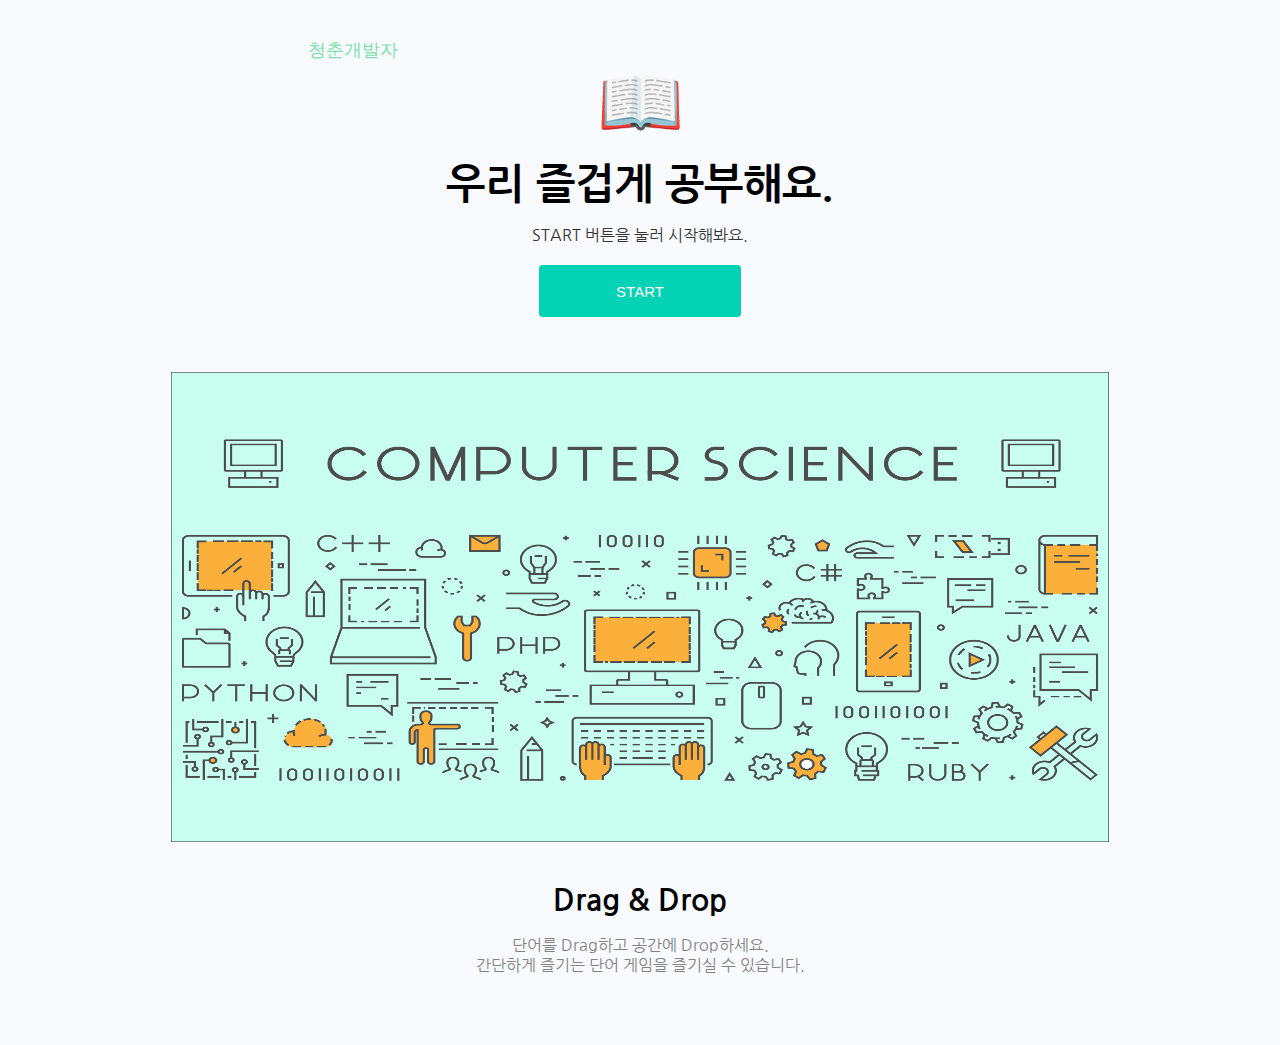
<file: index.html>
<!DOCTYPE html>
<html lang="en">

<head>
    <meta charset="UTF-8">
    <meta http-equiv="X-UA-Compatible" content="IE=edge">
    <meta name="viewport" content="width=device-width, initial-scale=1.0">
    <title>청춘개발자</title>
    <link rel="stylesheet" href="index.css">
    <link rel="preconnect" href="https://fonts.googleapis.com">
    <link rel="preconnect" href="https://fonts.gstatic.com" crossorigin>
    <link href="https://fonts.googleapis.com/css2?family=Nanum+Gothic&display=swap" rel="stylesheet">
    <script src="jquery-3.6.1.min.js"></script>
    <script src="main.js"></script>
</head>

<body>
    <header class="main-team">청춘개발자</header>
    <div class="modal">
        <div class="modal-team" title="클릭시 종료">
            <h2>청춘개발자들</h2>
            <div>202222339 김수린 <a href="https://github.com/suuurin" class="Github" target="_blank"><img
                        src="images/git.png" alt=""></a>
            </div>
            <div>202230752 임승진 <a href="https://github.com/SeungJin051" class="Github" target="_blank"><img
                        src="images/git.png" alt=""></a></div>
            <div>202248086 조상원 <a href="https://github.com/Josangwon" class="Github" target="_blank"><img
                        src="images/git.png" alt=""></a></div>
            <button class="modal-close">❌</button>
        </div>
    </div>
    <div class="main-container">
        <div>
            <div class="main-icon">📖</div>
            <div class="main-title">우리 즐겁게 공부해요.</div>
            <div class="main-ex"">START 버튼을 눌러 시작해봐요.</div>
        <!-- 현재 페이지에서 or 새로운 페이지 -->
        <button class=" main-btn">START</button>
            </div>
            <div>
                <img class="main-img" src="images/CS.png" alt="" width="938px" height="470px">
                <div class="sub-title">Drag & Drop</div>
                <div class="sub-ex">단어를 Drag하고 공간에 Drop하세요. <br>
                    간단하게 즐기는 단어 게임을 즐기실 수 있습니다.</div>
            </div>
        </div>
</body>


</html>
</file>
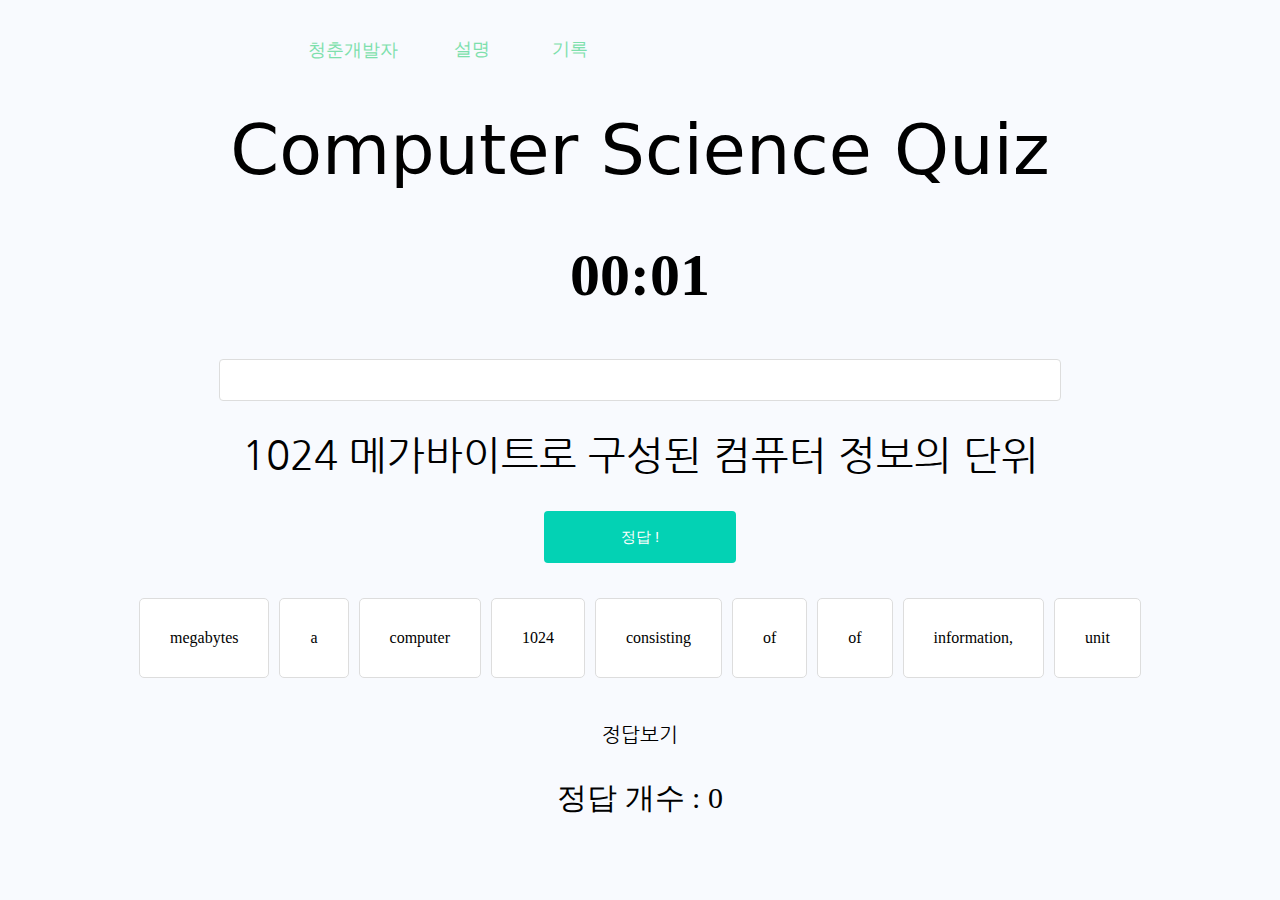
<file: game.html>
<!DOCTYPE html>
<html lang="en">

<head>
    <meta charset="UTF-8">
    <meta http-equiv="X-UA-Compatible" content="IE=edge">
    <meta name="viewport" content="width=device-width, initial-scale=1.0">
    <title>청춘개발자</title>
    <link rel="stylesheet" href="quiz.css">
    <link rel="preconnect" href="https://fonts.googleapis.com">
    <link rel="preconnect" href="https://fonts.gstatic.com" crossorigin>
    <link href="https://fonts.googleapis.com/css2?family=Nanum+Gothic&display=swap" rel="stylesheet">
</head>

<body>
    <header>
        <div class="main-team">청춘개발자</div>
        <div class="team-modal">
            <div class="modal-team">
                <h2>청춘개발자들</h2>
                <div>202222339 김수린 <a href="https://github.com/suuurin" class="Github" target="_blank"><img
                            src="images/git.png" alt=""></a>
                </div>
                <div>202230752 임승진 <a href="https://github.com/SeungJin051" class="Github" target="_blank"><img
                            src="images/git.png" alt=""></a></div>
                <div>202248086 조상원 <a href="https://github.com/Josangwon" class="Github" target="_blank"><img
                            src="images/git.png" alt=""></a></div>
                <button class="modal-close">❌</button>
            </div>
        </div>

        <button class="modal-btn">설명</button>
        <div class="modal">
            <div class="modal-content">
                <h1 class="modal-content-title">Computer Science Quiz</h1> <br> <br>
                컴퓨터 과학 용어를 활용한 Drag & Drop 문장 맞추기 게임입니다 <br> <br>
                아래에 보이는 단어들을 사용하여 올바른 용어로 만들어주세요 <br> <br>
                상단의 기록 탭을 누르면 본인의 최단 기록을 알 수 있습니다. <br> <br>
                <button class="modal-close">❌</button>
            </div>
        </div>

        <button class="log-btn">기록</button>
        <div class="log-modal">
            <div class="modal-log">
                <div>
                    <p>최단기록</p>
                    <p id="myBestTime"></p>
                </div>
                <button class="modal-close">❌</button>
            </div>
        </div>
    </header>
    <div>
        <h1 class="game-title">Computer Science Quiz</h1>
        <h2 id="stopwatch">00:00</h2>
    </div>
    <div class="drop-container">
        <div class="drop-box"></div>
    </div>
    <div class="kor-text"></div>
    <div class="show-result-box"><button onclick="compareAnswer()" class="show-result">정답 !</button></div>
    <div class="quiz-container">
        <div class="box"></div>
        <div class="result-text-box">
            <div class="show-result-text">정답보기</div>
            <div class="result-text"></div>
        </div>
    </div>
    <p id="myCount"></p>


</body>
<script src="jquery-3.6.1.min.js"></script>
<script src="drag.js"></script>
<script src="quizList.js"></script>

</html>
</file>
<file: index.css>
body {
  background-color: #f8fafe;
}

a {
  color: white;
  font-size: 15px;
  text-decoration: none;
}

.main-container {
  text-align: center;
}

.main-team {
  margin: 38px 0px 0px 300px;
  font-size: 18px;
  font-weight: 500;
  color: #7de0ac;
}

.modal {
  position: absolute;
  width: 100%;
  height: 100%;
  background: rgba(0, 0, 0, 0.8);
  top: 0;
  left: 0;
  display: none;
}

.modal-team {
  text-align: center;
  margin-top: 10%;
  font-size: 50px;
  color: white;
  font-family: "Nanum Gothic", sans-serif;
}

.modal-team h2 {
  color: #7de0ac;
}

.modal-team div {
  margin-top: 70px;
}
.Github img {
  background-color: white;
  border-radius: 100px;
  height: 50px;
}

.modal-close {
  padding-left: 77px;
  padding-right: 77px;
  height: 52px;
  border: none;
  border-radius: 4px;
  color: white;
  background-color: white;
  font-size: 20px;
  border-radius: 4px;
  margin-top: 50px;
  transition: 0.5s;
}

.modal-close:hover {
  background-color: rgba(255, 255, 255, 0.7);
}

.main-icon {
  font-size: 70px;
  margin-bottom: 20px;
}

.main-title {
  font-size: 42px;
  font-family: "Nanum Gothic", sans-serif;
  font-weight: bold;
  margin-bottom: 20px;
}

.main-ex {
  font-size: 16px;
  font-family: "Nanum Gothic", sans-serif;
  font-weight: 100;
  margin-bottom: 20px;
  color: #333333;
}

.main-btn {
  padding-left: 77px;
  padding-right: 77px;
  height: 52px;
  border: none;
  border-radius: 4px;
  color: white;
  background-color: #03d2b4;
  font-size: 15px;
  border-radius: 4px;
  transition: 0.3s;
}

.main-btn:hover {
  background-color: rgba(0, 38, 255, 0.5);
}

.main-img {
  margin-top: 55px;
  margin-bottom: 40px;
}

.sub-title {
  font-size: 30px;
  font-family: "Nanum Gothic", sans-serif;
  font-weight: bold;
  margin-bottom: 20px;
}

.sub-ex {
  font-size: 16px;
  font-family: "Nanum Gothic", sans-serif;
  padding-bottom: 50px;
  font-weight: 100;
  margin-bottom: 20px;
  color: #828282;
}
</file>
<file: quiz.css>
body {
  background-color: #f8fafe;
}

header {
  display: flex;
}

#myCount {
  color: black;
  text-align: center;
  font-size: 30px;
}

.main-team {
  margin: 30px 0px 0px 300px;
  font-size: 18px;
  font-weight: 500;
  color: #7de0ac;
}

.modal-btn {
  background-color: #f8fafe;
  border: none;
  font-size: 18px;
  font-weight: 500;
  color: #7de0ac;
  margin: 28px 0px 0px 50px;
}

.game-ex {
  margin: 30px 0px 0px 50px;
  font-size: 18px;
  font-weight: 500;

  font-family: system-ui, -apple-system, BlinkMacSystemFont, "Segoe UI", Roboto,
    Oxygen, Ubuntu, Cantarell, "Open Sans", "Helvetica Neue", sans-serif;
}

.team-modal {
  position: absolute;
  width: 100%;
  height: 100%;
  background: rgba(0, 0, 0, 0.8);
  top: 0;
  left: 0;
  display: none;
}

.modal-team {
  text-align: center;
  margin-top: 10%;
  font-size: 50px;
  color: white;
  font-family: "Nanum Gothic", sans-serif;
}

.modal-team h2 {
  color: #7de0ac;
}

.modal-team div {
  margin-top: 70px;
}
.Github img {
  background-color: white;
  border-radius: 100px;
  height: 50px;
}

.modal-close {
  padding-left: 77px;
  padding-right: 77px;
  height: 52px;
  border: none;
  border-radius: 4px;
  color: white;
  background-color: white;
  font-size: 20px;
  border-radius: 4px;
  margin-top: 50px;
  transition: 0.5s;
}

.modal-close:hover {
  background-color: rgba(255, 255, 255, 0.7);
}

.modal {
  position: absolute;
  width: 100%;
  height: 100%;
  background: rgba(0, 0, 0, 0.8);
  top: 0;
  left: 0;
  display: none;
}

.modal-content-title {
  font-size: 70px;
}

.modal-content {
  text-align: center;
  margin-top: 10%;
  color: white;
  font-family: "Nanum Gothic", sans-serif;
  font-size: 30px;
}

.game-title {
  text-align: center;
  font-size: 70px;
  font-weight: 400;
  font-family: system-ui, -apple-system, BlinkMacSystemFont, "Segoe UI", Roboto,
    Oxygen, Ubuntu, Cantarell, "Open Sans", "Helvetica Neue", sans-serif;
}

.log-btn {
  background-color: #f8fafe;
  border: none;
  font-size: 18px;
  font-weight: 500;
  color: #7de0ac;
  margin: 28px 0px 0px 50px;
}

#stopwatch {
  text-align: center;
  font-size: 60px;
}

.log-modal {
  position: absolute;
  width: 100%;
  height: 100%;
  background: rgba(0, 0, 0, 0.8);
  top: 0;
  left: 0;
  display: none;
}

.modal-log {
  text-align: center;
  margin-top: 10%;
  font-size: 50px;
  color: white;
  font-family: "Nanum Gothic", sans-serif;
}

.modal-close {
  padding-left: 77px;
  padding-right: 77px;
  height: 52px;
  border: none;
  border-radius: 4px;
  color: white;
  background-color: white;
  font-size: 20px;
  border-radius: 4px;
  margin-top: 50px;
  transition: 0.5s;
}

.modal-close:hover {
  background-color: rgba(255, 255, 255, 0.7);
}

.kor-text {
  margin-top: 30px;
  text-align: center;
  font-family: "Nanum Gothic", sans-serif;
  font-size: 40px;
}

.drop-container {
  margin: 0 auto;
  width: 800px;
  display: flex;
  text-align: center;
  align-items: center;
  justify-content: center;
  border-radius: 4px;

  border: 1px solid #ddd;
  padding: 20px;

  background-color: white;
}

.box {
  display: flex;
  align-items: center;
  justify-content: center;
}

.card {
  display: flex;
  background-color: #fff;
  border: 1px solid #ddd;
  border-radius: 5px;
  padding: 30px;
  margin: 5px;
}

.show-result-box {
  text-align: center;
}

.show-result {
  margin: 30px 30px;
  padding-left: 77px;
  padding-right: 77px;
  height: 52px;
  border: none;
  border-radius: 4px;
  color: white;
  background-color: #03d2b4;
  font-size: 15px;
  border-radius: 4px;
  transition: 0.3s;
}
.show-result:hover {
  background-color: rgba(0, 38, 255, 0.5);
}

.result-text-box {
  display: inline-block;
}

.result-text {
  display: none;
}

.vibration {
  background-color: rgba(1, 1, 1, 0.2);
  animation: vibration 0.4s infinite;
}

@keyframes vibration {
  from {
    transform: rotate(4deg);
  }
  to {
    transform: rotate(-4deg);
  }
}

.result-text-box {
  display: flex;
  align-items: center;
  justify-content: center;
}

.show-result-text {
  margin-top: 40px;
  font-family: "Nanum Gothic", sans-serif;
  font-size: 20px;
}

.result-text {
  margin-top: 40px;
  font-family: "Nanum Gothic", sans-serif;
  font-size: 20px;
  opacity: 0.5;
}
</file>
